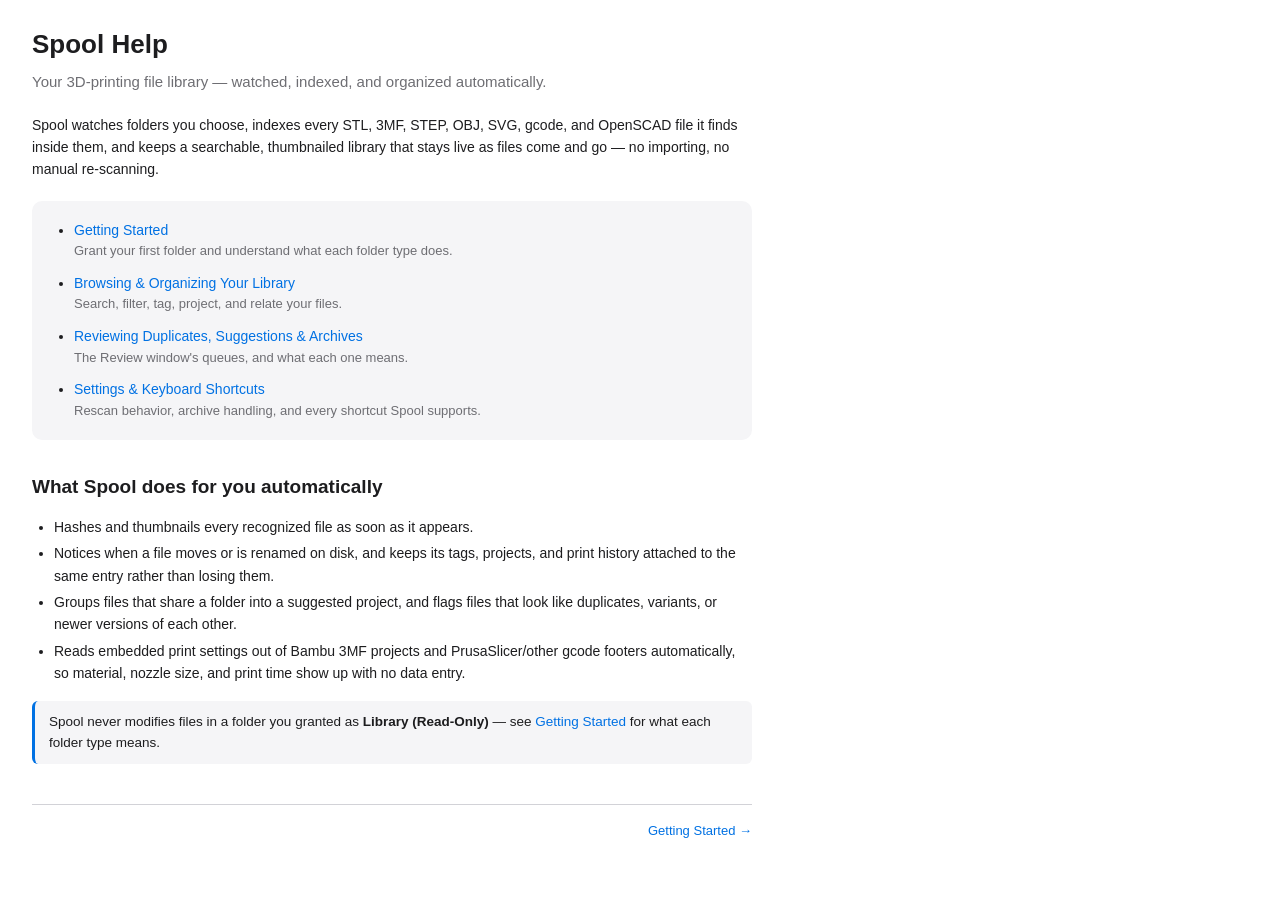
<file: SpoolApp/Resources/Spool.help/Contents/Resources/en.lproj/index.html>
<!DOCTYPE html>
<html lang="en">
<head>
<meta charset="utf-8">
<title>Spool Help</title>
<link rel="stylesheet" href="help.css">
</head>
<body>
<h1>Spool Help</h1>
<p class="subtitle">Your 3D-printing file library — watched, indexed, and organized automatically.</p>

<p>Spool watches folders you choose, indexes every STL, 3MF, STEP, OBJ, SVG, gcode, and OpenSCAD
file it finds inside them, and keeps a searchable, thumbnailed library that stays live as files
come and go — no importing, no manual re-scanning.</p>

<div class="toc">
<ul>
<li><a href="getting-started.html">Getting Started</a>
<span class="desc">Grant your first folder and understand what each folder type does.</span></li>
<li><a href="browsing-and-organizing.html">Browsing &amp; Organizing Your Library</a>
<span class="desc">Search, filter, tag, project, and relate your files.</span></li>
<li><a href="duplicates-archives-and-review.html">Reviewing Duplicates, Suggestions &amp; Archives</a>
<span class="desc">The Review window's queues, and what each one means.</span></li>
<li><a href="settings-and-shortcuts.html">Settings &amp; Keyboard Shortcuts</a>
<span class="desc">Rescan behavior, archive handling, and every shortcut Spool supports.</span></li>
</ul>
</div>

<h2>What Spool does for you automatically</h2>
<ul>
<li>Hashes and thumbnails every recognized file as soon as it appears.</li>
<li>Notices when a file moves or is renamed on disk, and keeps its tags, projects, and print
history attached to the same entry rather than losing them.</li>
<li>Groups files that share a folder into a suggested project, and flags files that look like
duplicates, variants, or newer versions of each other.</li>
<li>Reads embedded print settings out of Bambu 3MF projects and PrusaSlicer/other gcode footers
automatically, so material, nozzle size, and print time show up with no data entry.</li>
</ul>

<div class="note">Spool never modifies files in a folder you granted as <strong>Library
(Read-Only)</strong> — see <a href="getting-started.html">Getting Started</a> for what each
folder type means.</div>

<div class="nav-footer">
<span></span>
<a href="getting-started.html">Getting Started →</a>
</div>
</body>
</html>
</file>
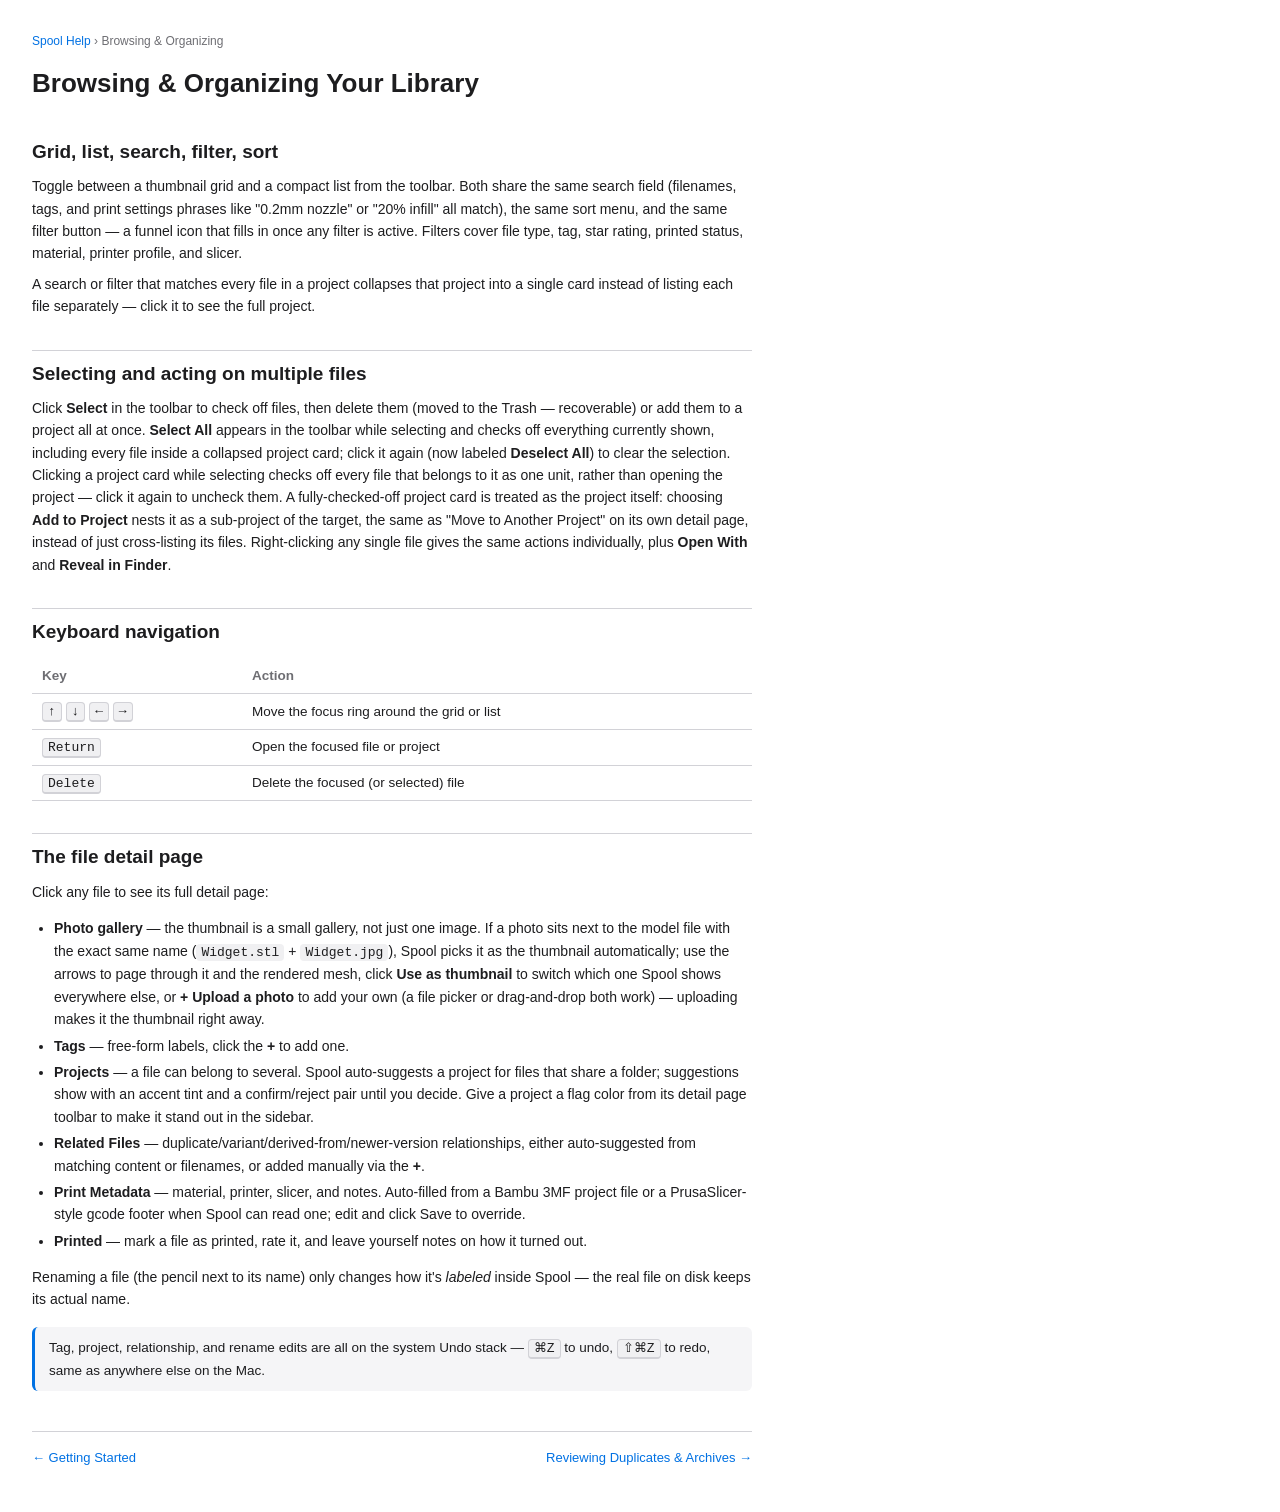
<file: SpoolApp/Resources/Spool.help/Contents/Resources/en.lproj/browsing-and-organizing.html>
<!DOCTYPE html>
<html lang="en">
<head>
<meta charset="utf-8">
<title>Browsing &amp; Organizing Your Library — Spool Help</title>
<link rel="stylesheet" href="help.css">
</head>
<body>
<p class="crumb"><a href="index.html">Spool Help</a> &rsaquo; Browsing &amp; Organizing</p>
<h1>Browsing &amp; Organizing Your Library</h1>

<h2>Grid, list, search, filter, sort</h2>
<p>Toggle between a thumbnail grid and a compact list from the toolbar. Both share the same
search field (filenames, tags, and print settings phrases like "0.2mm nozzle" or "20% infill"
all match), the same sort menu, and the same filter button — a funnel icon that fills in once
any filter is active. Filters cover file type, tag, star rating, printed status, material,
printer profile, and slicer.</p>
<p>A search or filter that matches every file in a project collapses that project into a single
card instead of listing each file separately — click it to see the full project.</p>

<h2>Selecting and acting on multiple files</h2>
<p>Click <strong>Select</strong> in the toolbar to check off files, then delete them (moved to
the Trash — recoverable) or add them to a project all at once. <strong>Select All</strong>
appears in the toolbar while selecting and checks off everything currently shown, including
every file inside a collapsed project card; click it again (now labeled <strong>Deselect
All</strong>) to clear the selection. Clicking a project card while selecting checks off every
file that belongs to it as one unit, rather than opening the project — click it again to
uncheck them. A fully-checked-off project card is treated as the project itself: choosing
<strong>Add to Project</strong> nests it as a sub-project of the target, the same as "Move to
Another Project" on its own detail page, instead of just cross-listing its files. Right-clicking
any single file gives the same actions individually, plus <strong>Open With</strong> and
<strong>Reveal in Finder</strong>.</p>

<h2>Keyboard navigation</h2>
<table>
<tr><th>Key</th><th>Action</th></tr>
<tr><td><kbd>↑</kbd> <kbd>↓</kbd> <kbd>←</kbd> <kbd>→</kbd></td><td>Move the focus ring around the grid or list</td></tr>
<tr><td><kbd>Return</kbd></td><td>Open the focused file or project</td></tr>
<tr><td><kbd>Delete</kbd></td><td>Delete the focused (or selected) file</td></tr>
</table>

<h2>The file detail page</h2>
<p>Click any file to see its full detail page:</p>
<ul>
<li><strong>Photo gallery</strong> — the thumbnail is a small gallery, not just one image.
If a photo sits next to the model file with the exact same name (<code>Widget.stl</code> +
<code>Widget.jpg</code>), Spool picks it as the thumbnail automatically; use the arrows to page
through it and the rendered mesh, click <strong>Use as thumbnail</strong> to switch which one
Spool shows everywhere else, or <strong>+ Upload a photo</strong> to add your own (a file picker
or drag-and-drop both work) — uploading makes it the thumbnail right away.</li>
<li><strong>Tags</strong> — free-form labels, click the <strong>+</strong> to add one.</li>
<li><strong>Projects</strong> — a file can belong to several. Spool auto-suggests a project for
files that share a folder; suggestions show with an accent tint and a confirm/reject pair until
you decide. Give a project a flag color from its detail page toolbar to make it stand out in the
sidebar.</li>
<li><strong>Related Files</strong> — duplicate/variant/derived-from/newer-version relationships,
either auto-suggested from matching content or filenames, or added manually via the
<strong>+</strong>.</li>
<li><strong>Print Metadata</strong> — material, printer, slicer, and notes. Auto-filled from a
Bambu 3MF project file or a PrusaSlicer-style gcode footer when Spool can read one; edit and
click Save to override.</li>
<li><strong>Printed</strong> — mark a file as printed, rate it, and leave yourself notes on how
it turned out.</li>
</ul>
<p>Renaming a file (the pencil next to its name) only changes how it's <em>labeled</em> inside
Spool — the real file on disk keeps its actual name.</p>

<div class="note">Tag, project, relationship, and rename edits are all on the system Undo stack
— <kbd>⌘Z</kbd> to undo, <kbd>⇧⌘Z</kbd> to redo, same as anywhere else on the Mac.</div>

<div class="nav-footer">
<a href="getting-started.html">← Getting Started</a>
<a href="duplicates-archives-and-review.html">Reviewing Duplicates &amp; Archives →</a>
</div>
</body>
</html>
</file>
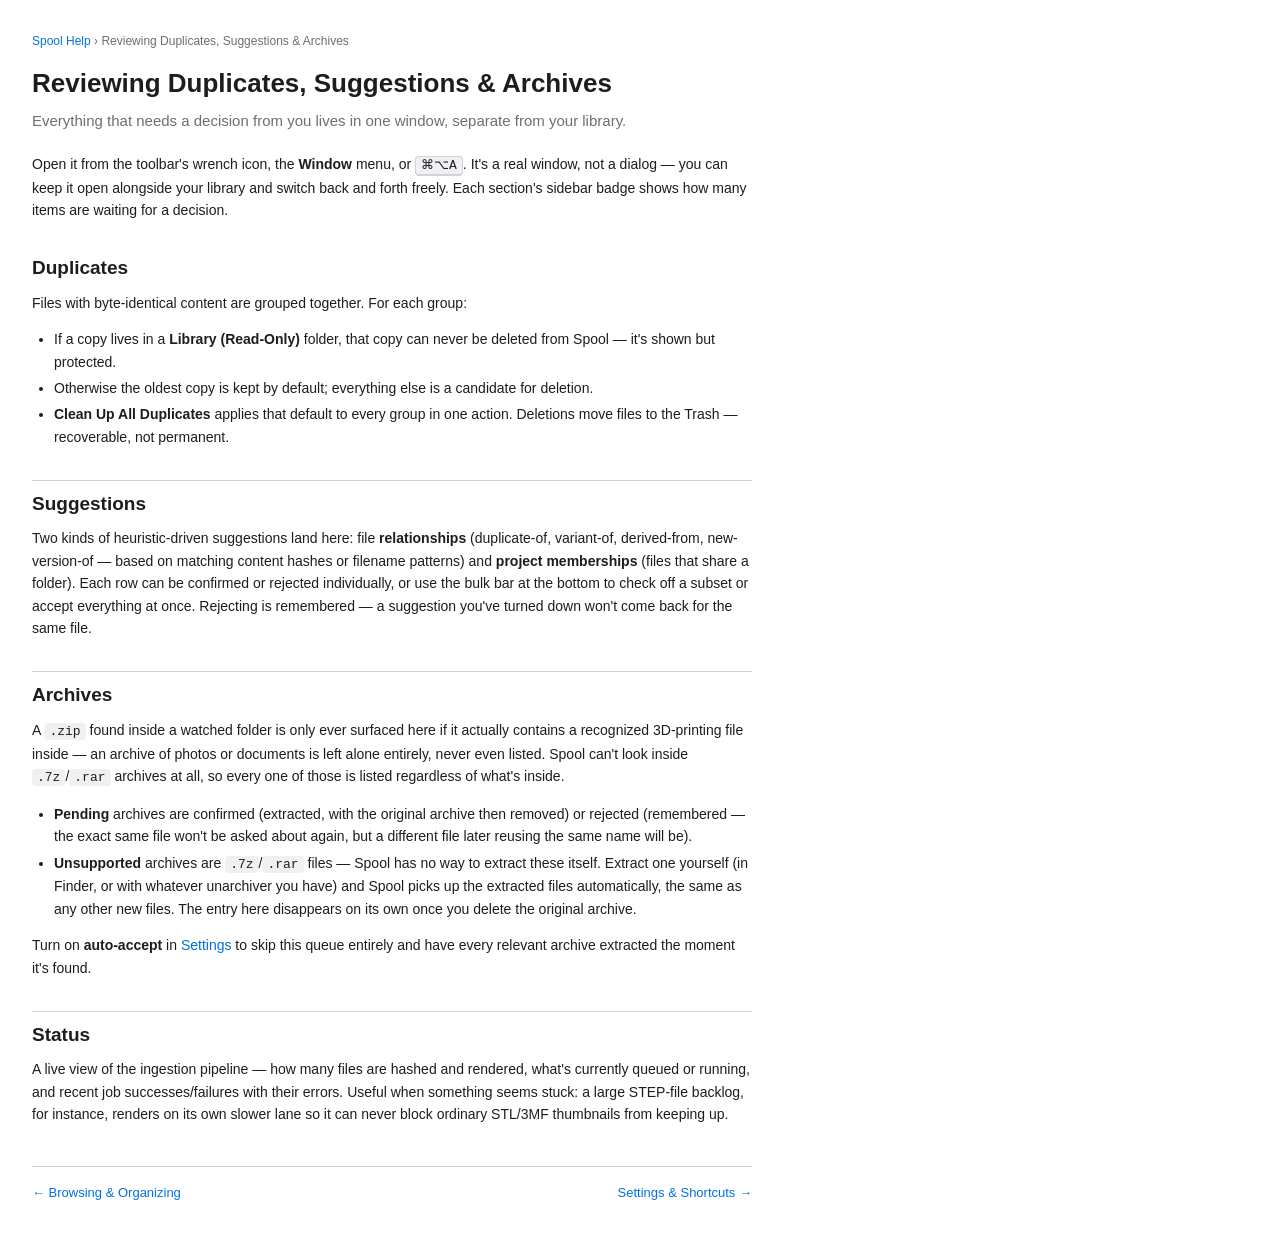
<file: SpoolApp/Resources/Spool.help/Contents/Resources/en.lproj/duplicates-archives-and-review.html>
<!DOCTYPE html>
<html lang="en">
<head>
<meta charset="utf-8">
<title>Reviewing Duplicates, Suggestions &amp; Archives — Spool Help</title>
<link rel="stylesheet" href="help.css">
</head>
<body>
<p class="crumb"><a href="index.html">Spool Help</a> &rsaquo; Reviewing Duplicates, Suggestions &amp; Archives</p>
<h1>Reviewing Duplicates, Suggestions &amp; Archives</h1>
<p class="subtitle">Everything that needs a decision from you lives in one window, separate
from your library.</p>

<p>Open it from the toolbar's wrench icon, the <strong>Window</strong> menu, or
<kbd>⌘⌥A</kbd>. It's a real window, not a dialog — you can keep it open alongside your library
and switch back and forth freely. Each section's sidebar badge shows how many items are
waiting for a decision.</p>

<h2>Duplicates</h2>
<p>Files with byte-identical content are grouped together. For each group:</p>
<ul>
<li>If a copy lives in a <strong>Library (Read-Only)</strong> folder, that copy can never be
deleted from Spool — it's shown but protected.</li>
<li>Otherwise the oldest copy is kept by default; everything else is a candidate for deletion.</li>
<li><strong>Clean Up All Duplicates</strong> applies that default to every group in one action.
Deletions move files to the Trash — recoverable, not permanent.</li>
</ul>

<h2>Suggestions</h2>
<p>Two kinds of heuristic-driven suggestions land here: file <strong>relationships</strong>
(duplicate-of, variant-of, derived-from, new-version-of — based on matching content hashes or
filename patterns) and <strong>project memberships</strong> (files that share a folder). Each
row can be confirmed or rejected individually, or use the bulk bar at the bottom to check off a
subset or accept everything at once. Rejecting is remembered — a suggestion you've turned down
won't come back for the same file.</p>

<h2>Archives</h2>
<p>A <code>.zip</code> found inside a watched folder is only ever surfaced here if it actually
contains a recognized 3D-printing file inside — an archive of photos or documents is left alone
entirely, never even listed. Spool can't look inside <code>.7z</code>/<code>.rar</code> archives
at all, so every one of those is listed regardless of what's inside.</p>
<ul>
<li><strong>Pending</strong> archives are confirmed (extracted, with the original archive then
removed) or rejected (remembered — the exact same file won't be asked about again, but a
different file later reusing the same name will be).</li>
<li><strong>Unsupported</strong> archives are <code>.7z</code>/<code>.rar</code> files — Spool
has no way to extract these itself. Extract one yourself (in Finder, or with whatever
unarchiver you have) and Spool picks up the extracted files automatically, the same as any
other new files. The entry here disappears on its own once you delete the original archive.</li>
</ul>
<p>Turn on <strong>auto-accept</strong> in <a href="settings-and-shortcuts.html">Settings</a> to
skip this queue entirely and have every relevant archive extracted the moment it's found.</p>

<h2>Status</h2>
<p>A live view of the ingestion pipeline — how many files are hashed and rendered, what's
currently queued or running, and recent job successes/failures with their errors. Useful when
something seems stuck: a large STEP-file backlog, for instance, renders on its own slower lane
so it can never block ordinary STL/3MF thumbnails from keeping up.</p>

<div class="nav-footer">
<a href="browsing-and-organizing.html">← Browsing &amp; Organizing</a>
<a href="settings-and-shortcuts.html">Settings &amp; Shortcuts →</a>
</div>
</body>
</html>
</file>
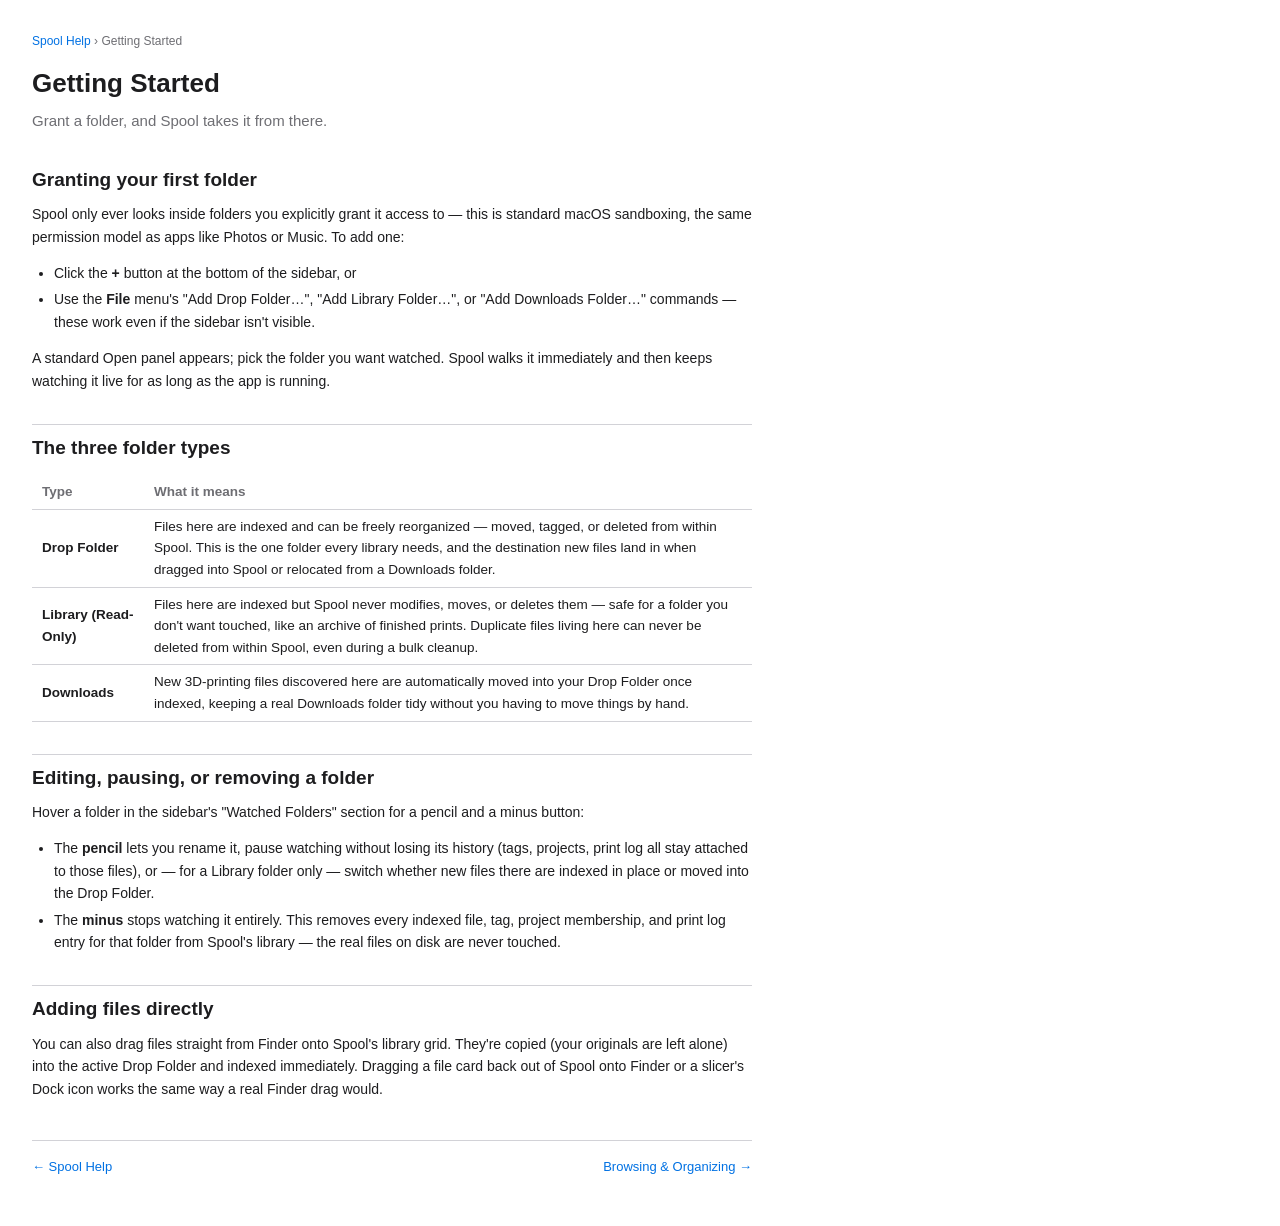
<file: SpoolApp/Resources/Spool.help/Contents/Resources/en.lproj/getting-started.html>
<!DOCTYPE html>
<html lang="en">
<head>
<meta charset="utf-8">
<title>Getting Started — Spool Help</title>
<link rel="stylesheet" href="help.css">
</head>
<body>
<p class="crumb"><a href="index.html">Spool Help</a> &rsaquo; Getting Started</p>
<h1>Getting Started</h1>
<p class="subtitle">Grant a folder, and Spool takes it from there.</p>

<h2>Granting your first folder</h2>
<p>Spool only ever looks inside folders you explicitly grant it access to — this is standard
macOS sandboxing, the same permission model as apps like Photos or Music. To add one:</p>
<ul>
<li>Click the <strong>+</strong> button at the bottom of the sidebar, or</li>
<li>Use the <strong>File</strong> menu's "Add Drop Folder…", "Add Library Folder…", or "Add
Downloads Folder…" commands — these work even if the sidebar isn't visible.</li>
</ul>
<p>A standard Open panel appears; pick the folder you want watched. Spool walks it immediately
and then keeps watching it live for as long as the app is running.</p>

<h2>The three folder types</h2>
<table>
<tr><th>Type</th><th>What it means</th></tr>
<tr><td><strong>Drop Folder</strong></td><td>Files here are indexed and can be freely
reorganized — moved, tagged, or deleted from within Spool. This is the one folder every
library needs, and the destination new files land in when dragged into Spool or relocated
from a Downloads folder.</td></tr>
<tr><td><strong>Library (Read-Only)</strong></td><td>Files here are indexed but Spool never
modifies, moves, or deletes them — safe for a folder you don't want touched, like an archive
of finished prints. Duplicate files living here can never be deleted from within Spool, even
during a bulk cleanup.</td></tr>
<tr><td><strong>Downloads</strong></td><td>New 3D-printing files discovered here are
automatically moved into your Drop Folder once indexed, keeping a real Downloads folder tidy
without you having to move things by hand.</td></tr>
</table>

<h2>Editing, pausing, or removing a folder</h2>
<p>Hover a folder in the sidebar's "Watched Folders" section for a pencil and a minus button:</p>
<ul>
<li>The <strong>pencil</strong> lets you rename it, pause watching without losing its history
(tags, projects, print log all stay attached to those files), or — for a Library folder only —
switch whether new files there are indexed in place or moved into the Drop Folder.</li>
<li>The <strong>minus</strong> stops watching it entirely. This removes every indexed file,
tag, project membership, and print log entry for that folder from Spool's library — the real
files on disk are never touched.</li>
</ul>

<h2>Adding files directly</h2>
<p>You can also drag files straight from Finder onto Spool's library grid. They're copied
(your originals are left alone) into the active Drop Folder and indexed immediately. Dragging
a file card back out of Spool onto Finder or a slicer's Dock icon works the same way a real
Finder drag would.</p>

<div class="nav-footer">
<a href="index.html">← Spool Help</a>
<a href="browsing-and-organizing.html">Browsing &amp; Organizing →</a>
</div>
</body>
</html>
</file>
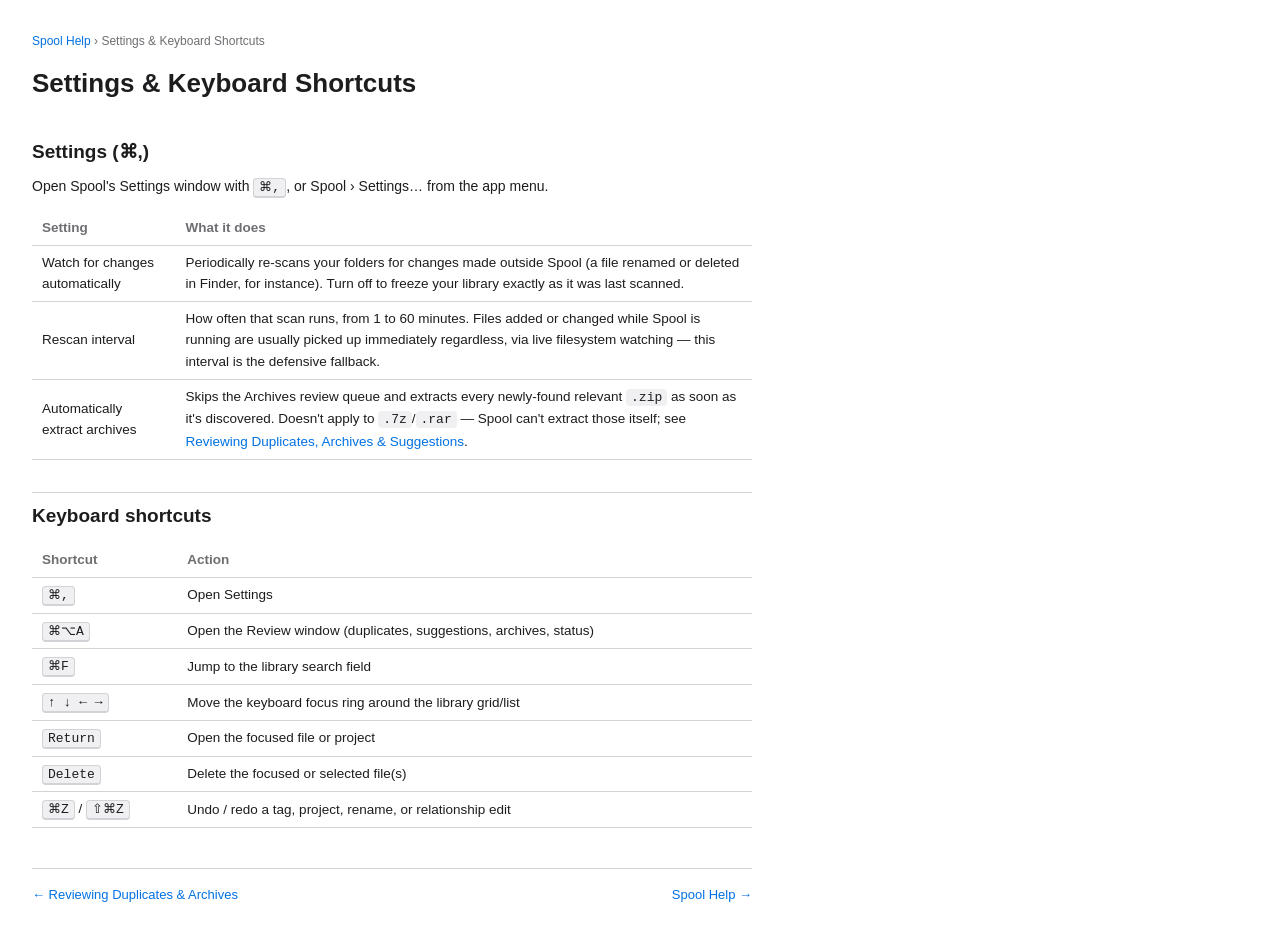
<file: SpoolApp/Resources/Spool.help/Contents/Resources/en.lproj/settings-and-shortcuts.html>
<!DOCTYPE html>
<html lang="en">
<head>
<meta charset="utf-8">
<title>Settings &amp; Keyboard Shortcuts — Spool Help</title>
<link rel="stylesheet" href="help.css">
</head>
<body>
<p class="crumb"><a href="index.html">Spool Help</a> &rsaquo; Settings &amp; Keyboard Shortcuts</p>
<h1>Settings &amp; Keyboard Shortcuts</h1>

<h2>Settings (⌘,)</h2>
<p>Open Spool's Settings window with <kbd>⌘,</kbd>, or Spool &rsaquo; Settings… from the app
menu.</p>
<table>
<tr><th>Setting</th><th>What it does</th></tr>
<tr><td>Watch for changes automatically</td><td>Periodically re-scans your folders for changes
made outside Spool (a file renamed or deleted in Finder, for instance). Turn off to freeze
your library exactly as it was last scanned.</td></tr>
<tr><td>Rescan interval</td><td>How often that scan runs, from 1 to 60 minutes. Files added or
changed while Spool is running are usually picked up immediately regardless, via live
filesystem watching — this interval is the defensive fallback.</td></tr>
<tr><td>Automatically extract archives</td><td>Skips the Archives review queue and extracts
every newly-found relevant <code>.zip</code> as soon as it's discovered. Doesn't apply to
<code>.7z</code>/<code>.rar</code> — Spool can't extract those itself; see
<a href="duplicates-archives-and-review.html">Reviewing Duplicates, Archives &amp;
Suggestions</a>.</td></tr>
</table>

<h2>Keyboard shortcuts</h2>
<table>
<tr><th>Shortcut</th><th>Action</th></tr>
<tr><td><kbd>⌘,</kbd></td><td>Open Settings</td></tr>
<tr><td><kbd>⌘⌥A</kbd></td><td>Open the Review window (duplicates, suggestions, archives, status)</td></tr>
<tr><td><kbd>⌘F</kbd></td><td>Jump to the library search field</td></tr>
<tr><td><kbd>↑ ↓ ← →</kbd></td><td>Move the keyboard focus ring around the library grid/list</td></tr>
<tr><td><kbd>Return</kbd></td><td>Open the focused file or project</td></tr>
<tr><td><kbd>Delete</kbd></td><td>Delete the focused or selected file(s)</td></tr>
<tr><td><kbd>⌘Z</kbd> / <kbd>⇧⌘Z</kbd></td><td>Undo / redo a tag, project, rename, or relationship edit</td></tr>
</table>

<div class="nav-footer">
<a href="duplicates-archives-and-review.html">← Reviewing Duplicates &amp; Archives</a>
<a href="index.html">Spool Help →</a>
</div>
</body>
</html>
</file>
<file: SpoolApp/Resources/Spool.help/Contents/Resources/en.lproj/help.css>
:root {
    color-scheme: light dark;
    --text: #1d1d1f;
    --text-secondary: #6e6e73;
    --bg: #ffffff;
    --bg-secondary: #f5f5f7;
    --accent: #0071e3;
    --border: #d2d2d7;
    --code-bg: #f0f0f2;
}

@media (prefers-color-scheme: dark) {
    :root {
        --text: #f5f5f7;
        --text-secondary: #a1a1a6;
        --bg: #1e1e1e;
        --bg-secondary: #2c2c2e;
        --accent: #409cff;
        --border: #3a3a3c;
        --code-bg: #2c2c2e;
    }
}

body {
    font-family: -apple-system, BlinkMacSystemFont, "Helvetica Neue", Helvetica, Arial, sans-serif;
    font-size: 14px;
    line-height: 1.6;
    color: var(--text);
    background: var(--bg);
    margin: 0;
    padding: 24px 32px 48px;
    max-width: 720px;
}

h1 {
    font-size: 26px;
    font-weight: 700;
    margin: 0 0 4px;
}

h2 {
    font-size: 19px;
    font-weight: 600;
    margin: 32px 0 8px;
    padding-top: 8px;
    border-top: 1px solid var(--border);
}

h2:first-of-type {
    border-top: none;
    padding-top: 0;
}

h3 {
    font-size: 15px;
    font-weight: 600;
    margin: 20px 0 6px;
}

p {
    margin: 8px 0;
}

.subtitle {
    color: var(--text-secondary);
    font-size: 15px;
    margin: 0 0 20px;
}

a {
    color: var(--accent);
    text-decoration: none;
}

a:hover {
    text-decoration: underline;
}

ul, ol {
    padding-left: 22px;
}

li {
    margin: 4px 0;
}

.toc {
    background: var(--bg-secondary);
    border-radius: 10px;
    padding: 4px 20px;
    margin: 20px 0;
}

.toc li {
    margin: 10px 0;
}

.toc .desc {
    display: block;
    color: var(--text-secondary);
    font-size: 13px;
}

code, kbd {
    font-family: ui-monospace, SFMono-Regular, Menlo, monospace;
    background: var(--code-bg);
    border-radius: 4px;
    padding: 1px 5px;
    font-size: 13px;
}

kbd {
    border: 1px solid var(--border);
    border-bottom-width: 2px;
}

table {
    border-collapse: collapse;
    width: 100%;
    margin: 12px 0;
}

th, td {
    text-align: left;
    padding: 6px 10px;
    border-bottom: 1px solid var(--border);
    font-size: 13.5px;
}

th {
    color: var(--text-secondary);
    font-weight: 600;
}

.note {
    background: var(--bg-secondary);
    border-left: 3px solid var(--accent);
    border-radius: 6px;
    padding: 10px 14px;
    margin: 16px 0;
    font-size: 13.5px;
}

.nav-footer {
    margin-top: 40px;
    padding-top: 16px;
    border-top: 1px solid var(--border);
    display: flex;
    justify-content: space-between;
    font-size: 13px;
}

.crumb {
    font-size: 12px;
    color: var(--text-secondary);
    margin-bottom: 12px;
}
</file>
